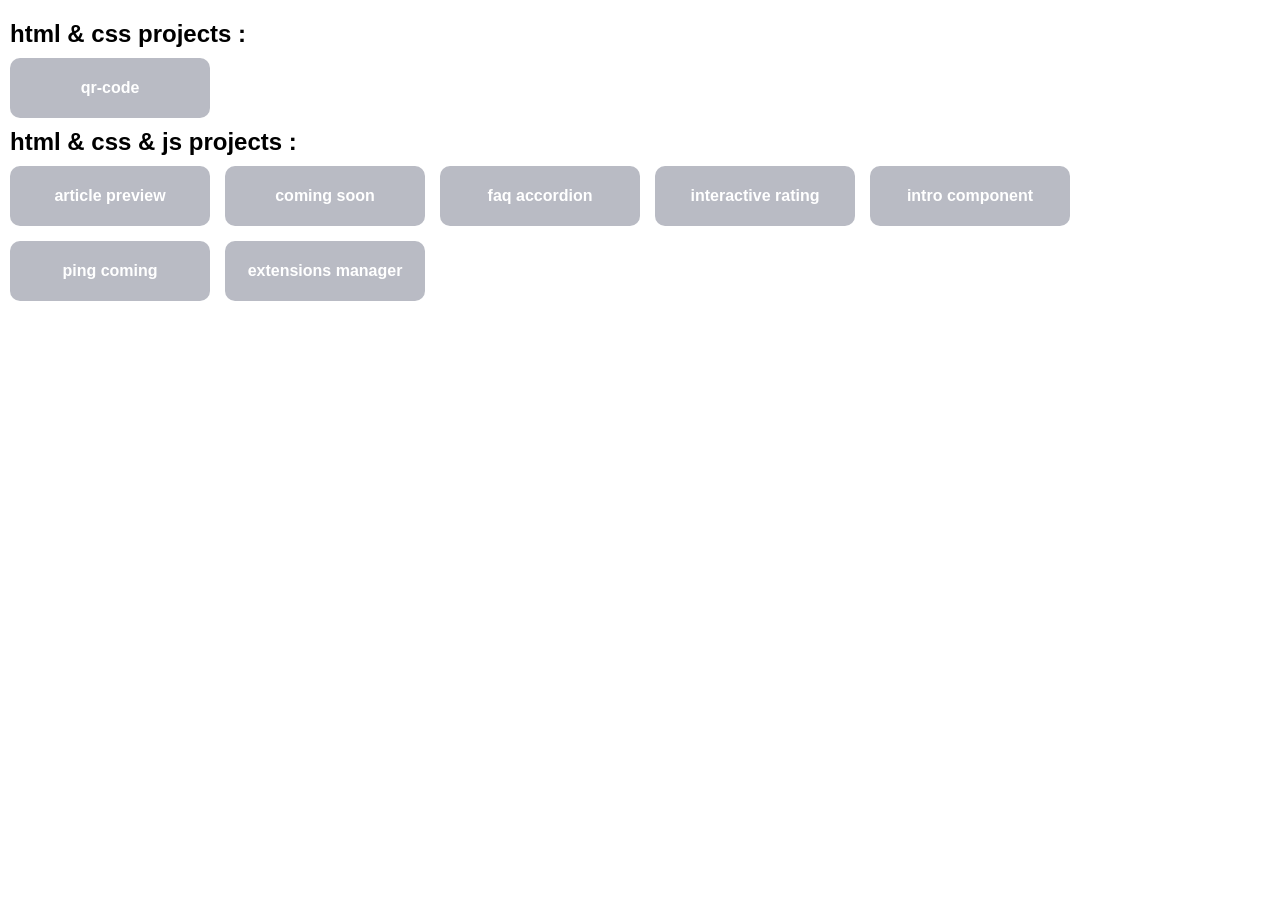
<file: index.html>
<!DOCTYPE html>
<html lang="en">
<head>
    <meta charset="UTF-8">
    <meta name="viewport" content="width=device-width, initial-scale=1.0">
    <title>Front-end mentor</title>
    <link rel="stylesheet" href="./style/main.css">
</head>
<body>
    <div class="container">
        <div class="box">
            <h2>html & css projects :</h2>
            <ul>
                <li><a href="./html & css/qr-code/index.html">qr-code</a></li>
            </ul>
        </div>
        <div class="box">
            <h2>html & css & js projects :</h2>
            <ul>
                <li><a href="./html & css & js/article-preview-component-master/index.html">article preview</a></li>
                <li><a href="./html & css & js/base-apparel-coming-soon-master/index.html">coming soon</a></li>
                <li><a href="./html & css & js/faq-accordion-main/index.html">faq accordion</a></li>
                <li><a href="./html & css & js/interactive-rating-component-main/index.html">interactive rating</a></li>
                <li><a href="./html & css & js/intro-component-with-signup-form-master/index.html">intro component</a></li>
                <li><a href="./html & css & js/ping-coming-soon-page-master/index.html">ping coming</a></li>
                <li><a href="./html & css & js/browser-extensions-manager-ui-main/index.html">extensions manager</a></li>
            </ul>
        </div>
    </div>



</body>
</html>
</file>
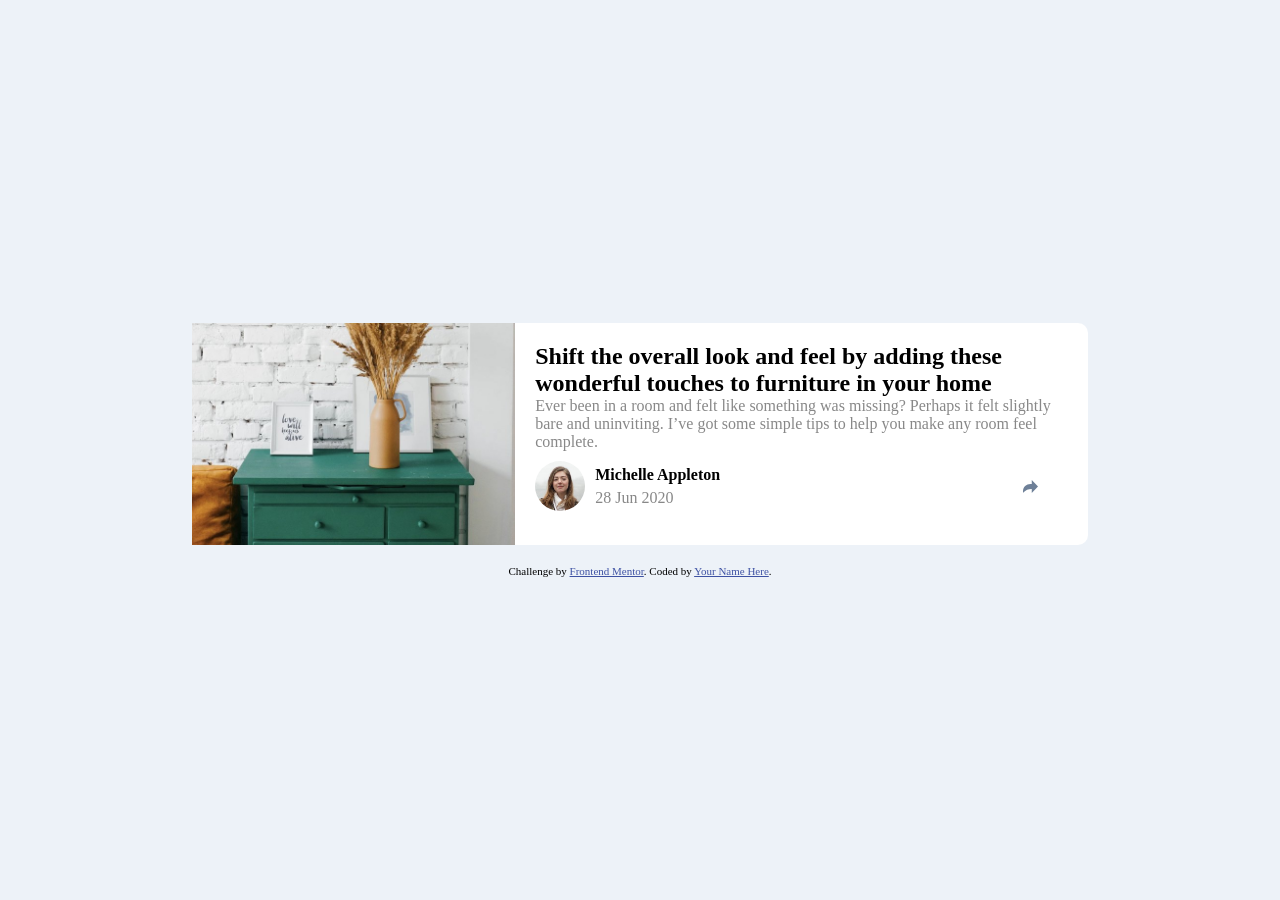
<file: html & css & js/article-preview-component-master/index.html>
<!DOCTYPE html>
<html lang="en">
<head>
  <meta charset="UTF-8">
  <meta name="viewport" content="width=device-width, initial-scale=1.0"> <!-- displays site properly based on user's device -->

  <link rel="icon" type="image/png" sizes="32x32" href="./images/favicon-32x32.png">
  
  <title>Frontend Mentor | Article preview component</title>

  <!-- Feel free to remove these styles or customise in your own stylesheet 👍 -->
   <link rel="stylesheet" href="css/main.css">
  <style>
    .attribution { font-size: 11px; text-align: center; }
    .attribution a { color: hsl(228, 45%, 44%); }
  </style>
</head>
<body>

  <div class="content">
    <div class="image">
      <img src="images/drawers.jpg" alt="#">
    </div>
    <div class="info">
      <h2>Shift the overall look and feel by adding these wonderful 
          touches to furniture in your home</h2>
      <p>Ever been in a room and felt like something was missing? Perhaps 
        it felt slightly bare and uninviting. I’ve got some simple tips 
        to help you make any room feel complete.</p>
      <div class="data">
        <div class="avatar">
          <img src="./images/avatar-michelle.jpg" alt="#">
          <div class="avatar-info">
            <h4>Michelle Appleton</h4>
            <p>28 Jun 2020</p>
          </div>
        </div>
        <svg xmlns="http://www.w3.org/2000/svg" width="15" height="13">
          <path fill="#6E8098" d="M15 6.495L8.766.014V3.88H7.441C3.33 3.88 0 7.039 0 10.936v2.049l.589-.612C2.59 10.294 5.422 9.11 8.39 9.11h.375v3.867L15 6.495z"/>
        </svg>
        <div class="hidden-menu">
          <p>Share</p>
          <a href="">
            <svg xmlns="http://www.w3.org/2000/svg" width="20" height="20">
              <path fill="#FFF" d="M18.896 0H1.104C.494 0 0 .494 0 1.104v17.793C0 19.506.494 20 1.104 20h9.58v-7.745H8.076V9.237h2.606V7.01c0-2.583 1.578-3.99 3.883-3.99 1.104 0 2.052.082 2.329.119v2.7h-1.598c-1.254 0-1.496.597-1.496 1.47v1.928h2.989l-.39 3.018h-2.6V20h5.098c.608 0 1.102-.494 1.102-1.104V1.104C20 .494 19.506 0 18.896 0z"/>
            </svg>
          </a>
          <a href="">
            <svg xmlns="http://www.w3.org/2000/svg" width="20" height="17">
              <path fill="#FFF" d="M20 2.172a8.192 8.192 0 01-2.357.646 4.11 4.11 0 001.804-2.27 8.22 8.22 0 01-2.605.996A4.096 4.096 0 0013.847.248c-2.65 0-4.596 2.472-3.998 5.037A11.648 11.648 0 011.392 1a4.109 4.109 0 001.27 5.478 4.086 4.086 0 01-1.858-.513c-.045 1.9 1.318 3.679 3.291 4.075a4.113 4.113 0 01-1.853.07 4.106 4.106 0 003.833 2.849A8.25 8.25 0 010 14.658a11.616 11.616 0 006.29 1.843c7.618 0 11.922-6.434 11.663-12.205A8.354 8.354 0 0020 2.172z"/>
            </svg>
          </a>
          <a href="">
            <svg xmlns="http://www.w3.org/2000/svg" width="20" height="20">
              <path fill="#FFF" d="M10 0C4.478 0 0 4.477 0 10c0 4.237 2.636 7.855 6.356 9.312-.088-.791-.167-2.005.035-2.868.182-.78 1.172-4.97 1.172-4.97s-.299-.6-.299-1.486c0-1.39.806-2.428 1.81-2.428.852 0 1.264.64 1.264 1.408 0 .858-.545 2.14-.828 3.33-.236.995.5 1.807 1.48 1.807 1.778 0 3.144-1.874 3.144-4.58 0-2.393-1.72-4.068-4.177-4.068-2.845 0-4.515 2.135-4.515 4.34 0 .859.331 1.781.745 2.281a.3.3 0 01.069.288l-.278 1.133c-.044.183-.145.223-.335.134-1.249-.581-2.03-2.407-2.03-3.874 0-3.154 2.292-6.052 6.608-6.052 3.469 0 6.165 2.473 6.165 5.776 0 3.447-2.173 6.22-5.19 6.22-1.013 0-1.965-.525-2.291-1.148l-.623 2.378c-.226.869-.835 1.958-1.244 2.621.937.29 1.931.446 2.962.446 5.522 0 10-4.477 10-10S15.522 0 10 0z"/>
            </svg>
          </a>
        </div>
      </div>
    </div>
  </div>

  

  
  
  <div class="attribution">
    Challenge by <a href="https://www.frontendmentor.io?ref=challenge" target="_blank">Frontend Mentor</a>. 
    Coded by <a href="#">Your Name Here</a>.
  </div>
  <script src="./js/action.js"></script>
</body>
</html>
</file>
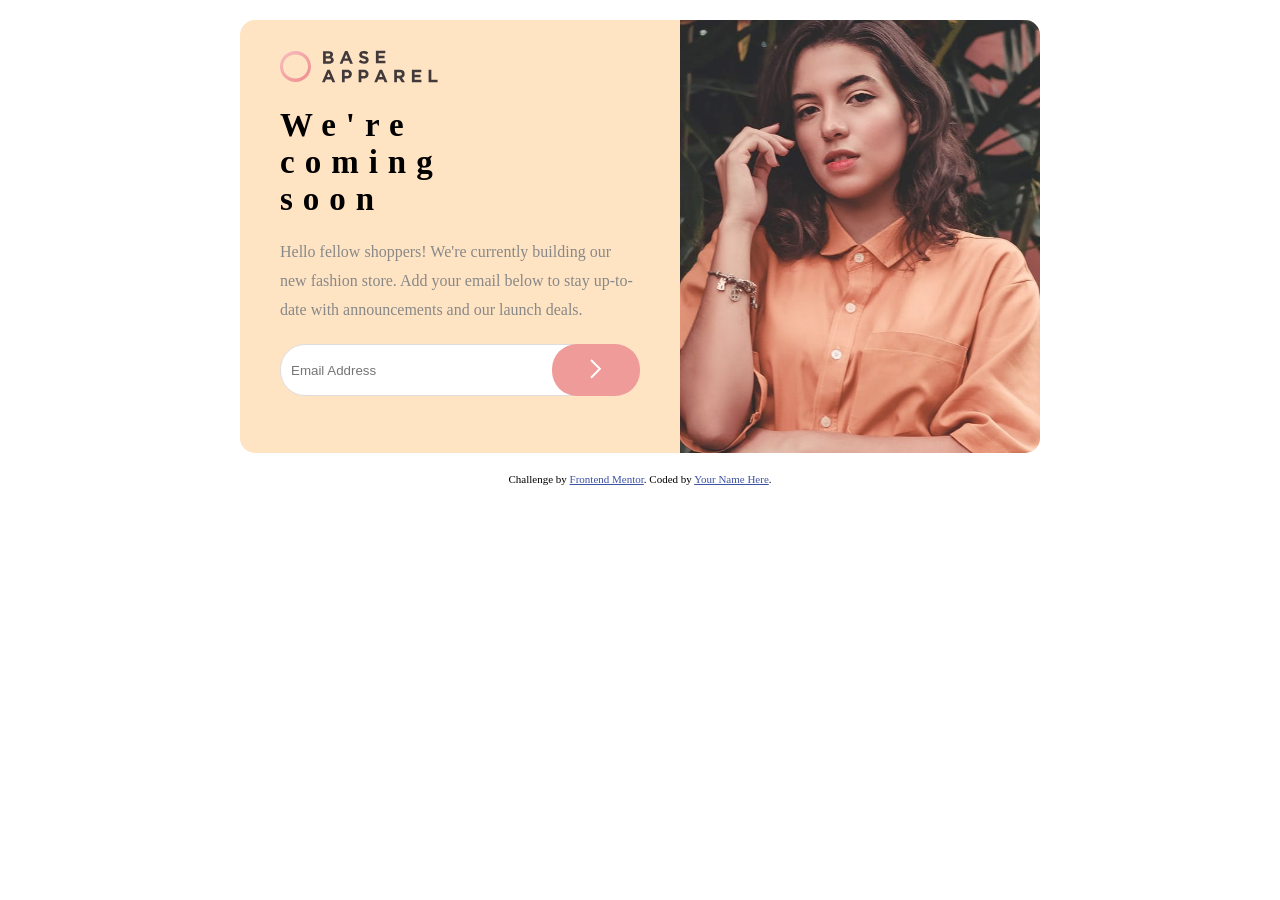
<file: html & css & js/base-apparel-coming-soon-master/index.html>
<!DOCTYPE html>
<html lang="en">
<head>
  <meta charset="UTF-8">
  <meta name="viewport" content="width=device-width, initial-scale=1.0"> <!-- displays site properly based on user's device -->

  <link rel="icon" type="image/png" sizes="32x32" href="./images/favicon-32x32.png">
  
  <title>Frontend Mentor | Base Apparel coming soon page</title>
  <link rel="stylesheet" href="./css/main.css">
  <!-- Feel free to remove these styles or customise in your own stylesheet 👍 -->
  <style>
    .attribution { font-size: 11px; text-align: center; }
    .attribution a { color: hsl(228, 45%, 44%); }
  </style>
</head>
<body>


  <div class="content">
    <div class="part1">
      <div class="p1">
        <img src="./images/logo.svg" alt="">
      </div>
      <div class="p2">
        <p>We're <br>coming <br>soon</p>
      </div>
      <div class="p3">
        <p>Hello fellow shoppers! We're currently building our new fashion store. 
          Add your email below to stay up-to-date with announcements and our launch deals.</p>
      </div>
      <form class="p4">
        <input type="text" placeholder="Email Address">
        <button>
          <svg xmlns="http://www.w3.org/2000/svg" width="12" height="20">
            <path fill="none" stroke="#FFF" stroke-width="2" d="M1 1l8.836 8.836L1 18.671"/>
          </svg>
        </button>
        <svg xmlns="http://www.w3.org/2000/svg" width="24" height="24">
          <g fill="none" fill-rule="evenodd"><circle cx="12" cy="12" r="12" fill="#F96464"/><path fill="#FFF" fill-rule="nonzero" d="M13.256 6v9.056h-2V6h2zm-.944 12.464c-.384 0-.699-.104-.944-.312a1.027 1.027 0 0 1-.368-.824c0-.33.125-.608.376-.832.25-.224.563-.336.936-.336.373 0 .68.112.92.336.24.224.36.501.36.832 0 .341-.117.616-.352.824-.235.208-.544.312-.928.312z"/></g>
        </svg>
        <p class="err_message">please provide availd email</p>
      </form>
      </div>
      <div class="part2">
        <img src="./images/hero-desktop.jpg" alt="#">
      </div>
  </div>
  
  
  <footer>
    <p class="attribution">
      Challenge by <a href="https://www.frontendmentor.io?ref=challenge" target="_blank">Frontend Mentor</a>. 
      Coded by <a href="#">Your Name Here</a>.
    </p>
  </footer>
  <script src="./js/action.js"></script>
</body>
</html>
</file>
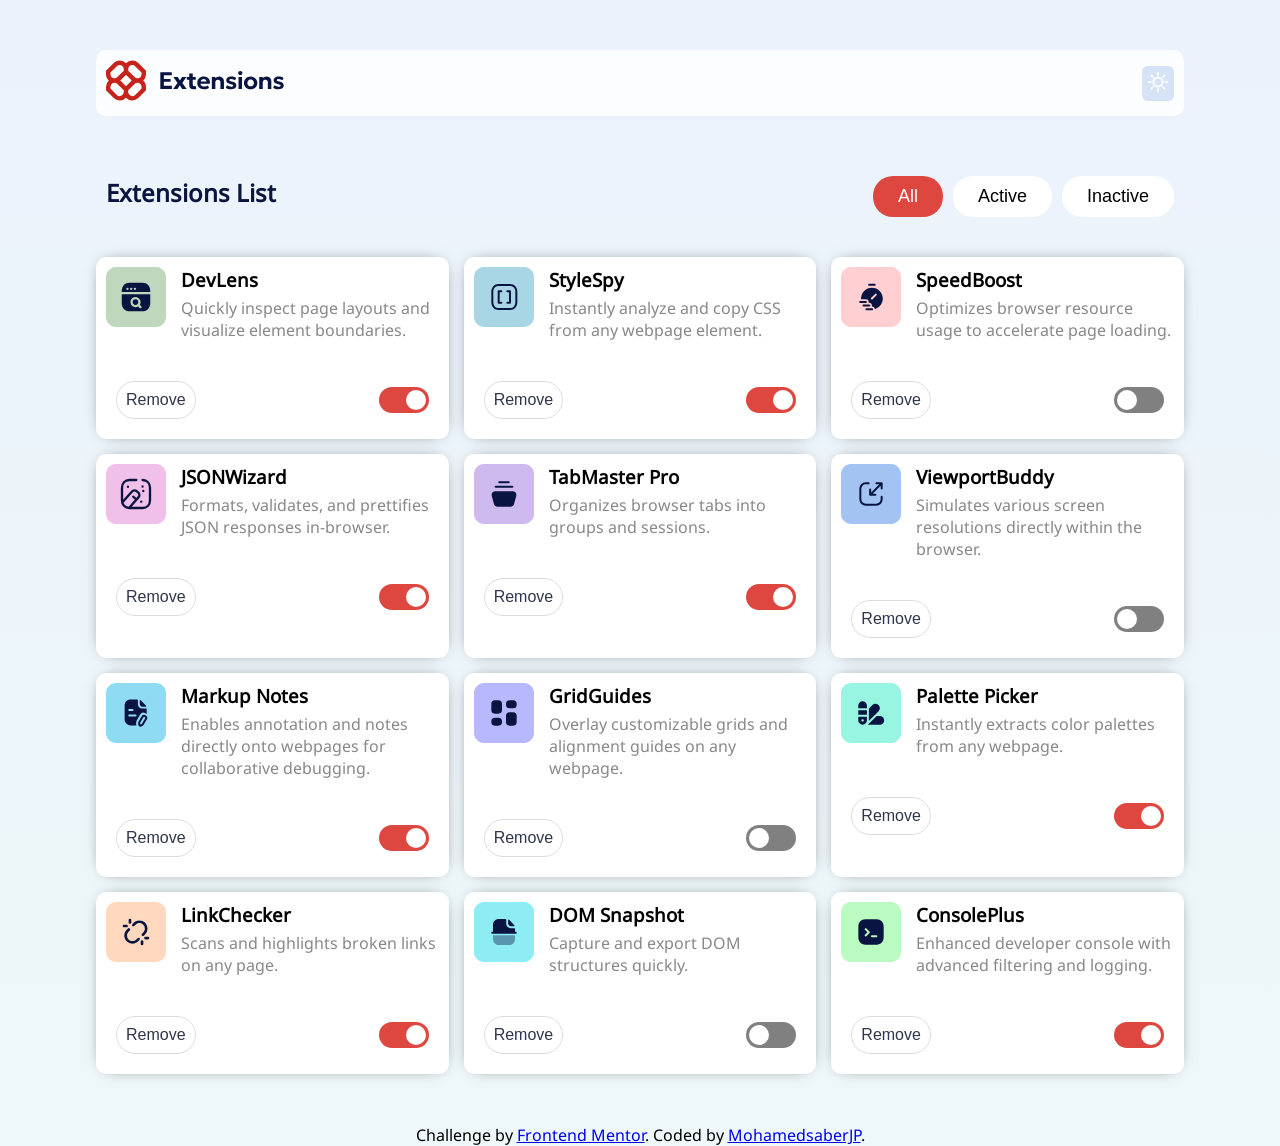
<file: html & css & js/browser-extensions-manager-ui-main/index.html>
<!DOCTYPE html>
<html lang="en">
<head>
  <meta charset="UTF-8">
  <meta name="viewport" content="width=device-width, initial-scale=1.0"> <!-- displays site properly based on user's device -->

  <link rel="icon" type="image/png" sizes="32x32" href="./assets/images/favicon-32x32.png">
  <link rel="stylesheet" href="./css/main.css">
  <title>Frontend Mentor | Browser extensions manager UI</title>
  <link rel="stylesheet" href="./css/main.css">
</head>
<body>
  <div class="container">
      <header>
        <div class="logo">
          <img src="./assets/images/logo.svg" alt="logo">
        </div>

        <div class="theme">
          <button>
            <svg xmlns="http://www.w3.org/2000/svg" width="22" height="22" fill="none" viewBox="0 0 22 22"><g clip-path="url(#a)"><path stroke="#FBFDFE" stroke-linecap="round" stroke-linejoin="round" stroke-width="1.98" d="M11 1.833v1.834m0 14.666v1.834M3.667 11H1.833m3.955-5.212L4.492 4.492m11.72 1.296 1.297-1.296M5.788 16.215l-1.296 1.296m11.72-1.296 1.297 1.296M20.167 11h-1.834m-2.75 0a4.583 4.583 0 1 1-9.167 0 4.583 4.583 0 0 1 9.167 0Z"/></g><defs><clipPath id="a">
              <path fill="#fff" d="M0 0h22v22H0z"/></clipPath></defs>
            </svg>
          </button>
        </div>
      </header>

      <nav>
        <h1>Extensions List</h1>
        <div class="links">
          <button class="active">All</button>
          <button>Active</button>
          <button>Inactive</button>
        </div>
      </nav>

      <div class="root">
      </div>
      
      <footer class="attribution">
        Challenge by <a href="https://www.frontendmentor.io?ref=challenge">Frontend Mentor</a>. 
        Coded by <a href="#">MohamedsaberJP</a>.
      </footer>
  </div>

  <script src="./js/action.js"></script>
</body>
</html>
</file>
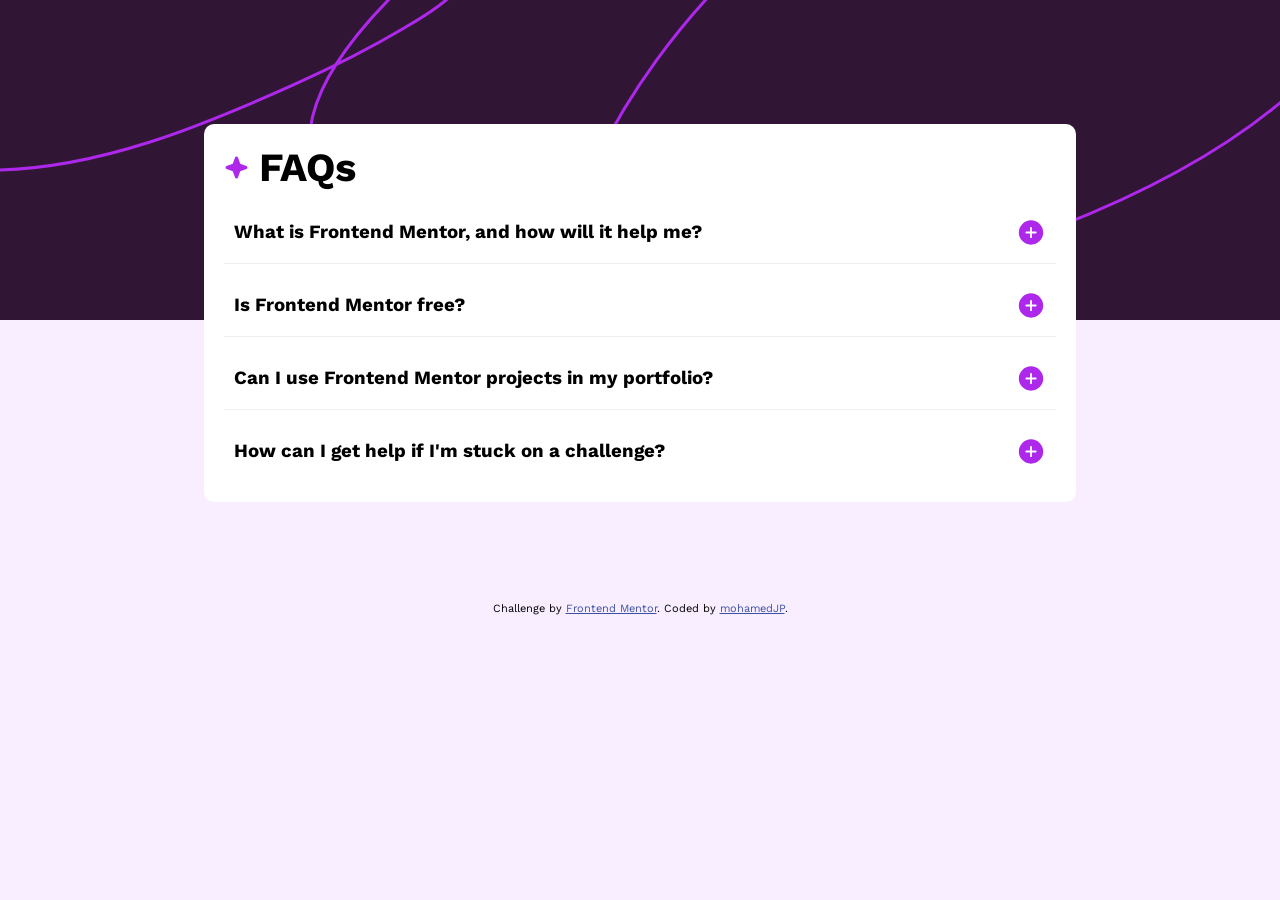
<file: html & css & js/faq-accordion-main/index.html>
<!DOCTYPE html>
<html lang="en">
<head>
  <meta charset="UTF-8">
  <meta name="viewport" content="width=device-width, initial-scale=1.0"> <!-- displays site properly based on user's device -->

  <!-- <link rel="icon" type="image/png" sizes="32x32" href="./assets/images/favicon-32x32.png"> -->
  <link rel="stylesheet" href="css/main.css">
  <title>Frontend Mentor | FAQ accordion</title>

  <!-- Feel free to remove these styles or customise in your own stylesheet 👍 -->
  <style>
    .attribution { font-size: 11px; text-align: center; }
    .attribution a { color: hsl(228, 45%, 44%); }
  </style>
</head>
<body>
  <svg xmlns="http://www.w3.org/2000/svg" width="100%" height="320" fill="none" viewBox="0 0 100% 320"><g clip-path="url(#a)"><path fill="#301534" d="M0 0h1440v320H0z"/><path stroke="#AD28EB" stroke-linecap="round" stroke-width="3" d="M-676-182C-454-10-396.863 71.888-197.5 143.5-99 178.882-36.919 170.726-4.751 170.108c104.487-2.01 204.609-43.237 298.633-85.495 38.354-17.238 75.882-36.189 112.063-57.63 23.903-14.165 58.87-33.913 64.721-64.42 2.32-12.102-16.369-12.24-23.771-9.789-13.511 4.474-25.95 16.544-36.056 25.669-19.131 17.273-37.062 35.948-53.235 56.031-33.728 41.883-68.034 100.247-34.158 152.014 17.287 26.415 43.94 45.693 72.112 59.127 56.182 26.791 119.205 38.742 180.778 44.146 164.438 14.432 328.964-3.461 483.004-63.622 79.76-31.148 158.55-70.539 224.23-126.245 48.56-41.186 102.8-96.548 110.66-162.9 10.93-92.187-94.04-136.062-169.29-148.418-61.41-10.084-123.75-4.164-184.07 9.588-78.262 17.84-149.006 47.67-214.241 94.384-130.002 93.093-234.95 228.413-272.466 385.827-15.64 65.625-16.648 138.21 5.493 202.551 21.452 62.338 69.196 110.576 124.048 144.923 65.117 40.774 137.161 62.14 212.839 73.21 100.474 14.696 202.817 12.233 303.027-2.997 176.17-26.772 352.73-88.431 505.18-181.077 103.22-62.725 199.3-134.15 280.06-224.425 17.7-19.793 31.81-40.875 43.74-64.521C2172.11-58.5 2095.5-145.528 2095.5-151"/></g><defs><clipPath id="a">
    <path fill="#fff" d="M0 0h1440v320H0z"/></clipPath></defs>
  </svg>
  <div class="content">

    <div class="title">
      <svg xmlns="http://www.w3.org/2000/svg" width="40" height="41" fill="none" viewBox="0 0 40 41">
        <path fill="#AD28EB" d="M37.5 20.5a2.467 2.467 0 0 1-1.64 2.344l-9.913 3.604-3.603 9.911a2.5 2.5 0 0 1-4.688 0l-3.604-9.922-9.911-3.593a2.5 2.5 0 0 1 0-4.688l9.921-3.604 3.594-9.911a2.5 2.5 0 0 1 4.688 0l3.604 9.921 9.911 3.594A2.467 2.467 0 0 1 37.5 20.5Z"/>
      </svg>
      <h1> FAQs</h1>
    </div>

    <div class="box">
      <div class="status">
        <h3>What is Frontend Mentor, and how will it help me?</h3>
        <svg class="plus" xmlns="http://www.w3.org/2000/svg" width="30" height="31" fill="none" viewBox="0 0 30 31">
          <path fill="#AD28EB" d="M15 3.313A12.187 12.187 0 1 0 27.188 15.5 12.203 12.203 0 0 0 15 3.312Zm4.688 13.124h-3.75v3.75a.938.938 0 0 1-1.876 0v-3.75h-3.75a.938.938 0 0 1 0-1.875h3.75v-3.75a.938.938 0 0 1 1.876 0v3.75h3.75a.938.938 0 0 1 0 1.876Z"/>
        </svg>
        <svg class="minus" xmlns="http://www.w3.org/2000/svg" width="30" height="31" fill="none" viewBox="0 0 30 31">
          <path fill="#301534" d="M15 3.313A12.187 12.187 0 1 0 27.188 15.5 12.2 12.2 0 0 0 15 3.312Zm4.688 13.124h-9.375a.938.938 0 0 1 0-1.875h9.374a.938.938 0 0 1 0 1.876Z"/>
        </svg>
      </div>
      <p>Frontend Mentor offers realistic coding challenges to help developers improve their 
      frontend coding skills with projects in HTML, CSS, and JavaScript. It's suitable for 
      all levels and ideal for portfolio building.</p>
    </div>

    <div class="box">
      <div class="status">
        <h3>Is Frontend Mentor free?</h3>
        <svg class="plus" xmlns="http://www.w3.org/2000/svg" width="30" height="31" fill="none" viewBox="0 0 30 31">
          <path fill="#AD28EB" d="M15 3.313A12.187 12.187 0 1 0 27.188 15.5 12.203 12.203 0 0 0 15 3.312Zm4.688 13.124h-3.75v3.75a.938.938 0 0 1-1.876 0v-3.75h-3.75a.938.938 0 0 1 0-1.875h3.75v-3.75a.938.938 0 0 1 1.876 0v3.75h3.75a.938.938 0 0 1 0 1.876Z"/>
        </svg>
        <svg class="minus" xmlns="http://www.w3.org/2000/svg" width="30" height="31" fill="none" viewBox="0 0 30 31">
          <path fill="#301534" d="M15 3.313A12.187 12.187 0 1 0 27.188 15.5 12.2 12.2 0 0 0 15 3.312Zm4.688 13.124h-9.375a.938.938 0 0 1 0-1.875h9.374a.938.938 0 0 1 0 1.876Z"/>
        </svg>
      </div>
      <p>Yes, Frontend Mentor offers both free and premium coding challenges, with the free 
      option providing access to a range of projects suitable for all skill levels.</p>
    </div>

    <div class="box">
      <div class="status">
        <h3>Can I use Frontend Mentor projects in my portfolio?</h3>
        <svg class="plus" xmlns="http://www.w3.org/2000/svg" width="30" height="31" fill="none" viewBox="0 0 30 31">
          <path fill="#AD28EB" d="M15 3.313A12.187 12.187 0 1 0 27.188 15.5 12.203 12.203 0 0 0 15 3.312Zm4.688 13.124h-3.75v3.75a.938.938 0 0 1-1.876 0v-3.75h-3.75a.938.938 0 0 1 0-1.875h3.75v-3.75a.938.938 0 0 1 1.876 0v3.75h3.75a.938.938 0 0 1 0 1.876Z"/>
        </svg>
        <svg class="minus" xmlns="http://www.w3.org/2000/svg" width="30" height="31" fill="none" viewBox="0 0 30 31">
          <path fill="#301534" d="M15 3.313A12.187 12.187 0 1 0 27.188 15.5 12.2 12.2 0 0 0 15 3.312Zm4.688 13.124h-9.375a.938.938 0 0 1 0-1.875h9.374a.938.938 0 0 1 0 1.876Z"/>
        </svg>
      </div>
      <p>Yes, you can use projects completed on Frontend Mentor in your portfolio. It's an excellent
      way to showcase your skills to potential employers!</p>
    </div>

    <div class="box">
      <div class="status">
        <h3>How can I get help if I'm stuck on a challenge?</h3>
        <svg class="plus" xmlns="http://www.w3.org/2000/svg" width="30" height="31" fill="none" viewBox="0 0 30 31">
          <path fill="#AD28EB" d="M15 3.313A12.187 12.187 0 1 0 27.188 15.5 12.203 12.203 0 0 0 15 3.312Zm4.688 13.124h-3.75v3.75a.938.938 0 0 1-1.876 0v-3.75h-3.75a.938.938 0 0 1 0-1.875h3.75v-3.75a.938.938 0 0 1 1.876 0v3.75h3.75a.938.938 0 0 1 0 1.876Z"/>
        </svg>
        <svg class="minus" xmlns="http://www.w3.org/2000/svg" width="30" height="31" fill="none" viewBox="0 0 30 31">
          <path fill="#301534" d="M15 3.313A12.187 12.187 0 1 0 27.188 15.5 12.2 12.2 0 0 0 15 3.312Zm4.688 13.124h-9.375a.938.938 0 0 1 0-1.875h9.374a.938.938 0 0 1 0 1.876Z"/>
        </svg>
      </div>
      <p>The best place to get help is inside Frontend Mentor's Discord community. There's a help 
      channel where you can ask questions and seek support from other community members.</p>
    </div>
  </div>

  
  <div class="attribution">
    Challenge by <a href="https://www.frontendmentor.io?ref=challenge" target="_blank">Frontend Mentor</a>. 
    Coded by <a href="#">mohamedJP</a>.
  </div>

  <script src="./js/action.js"></script>
</body>
</html>
</file>
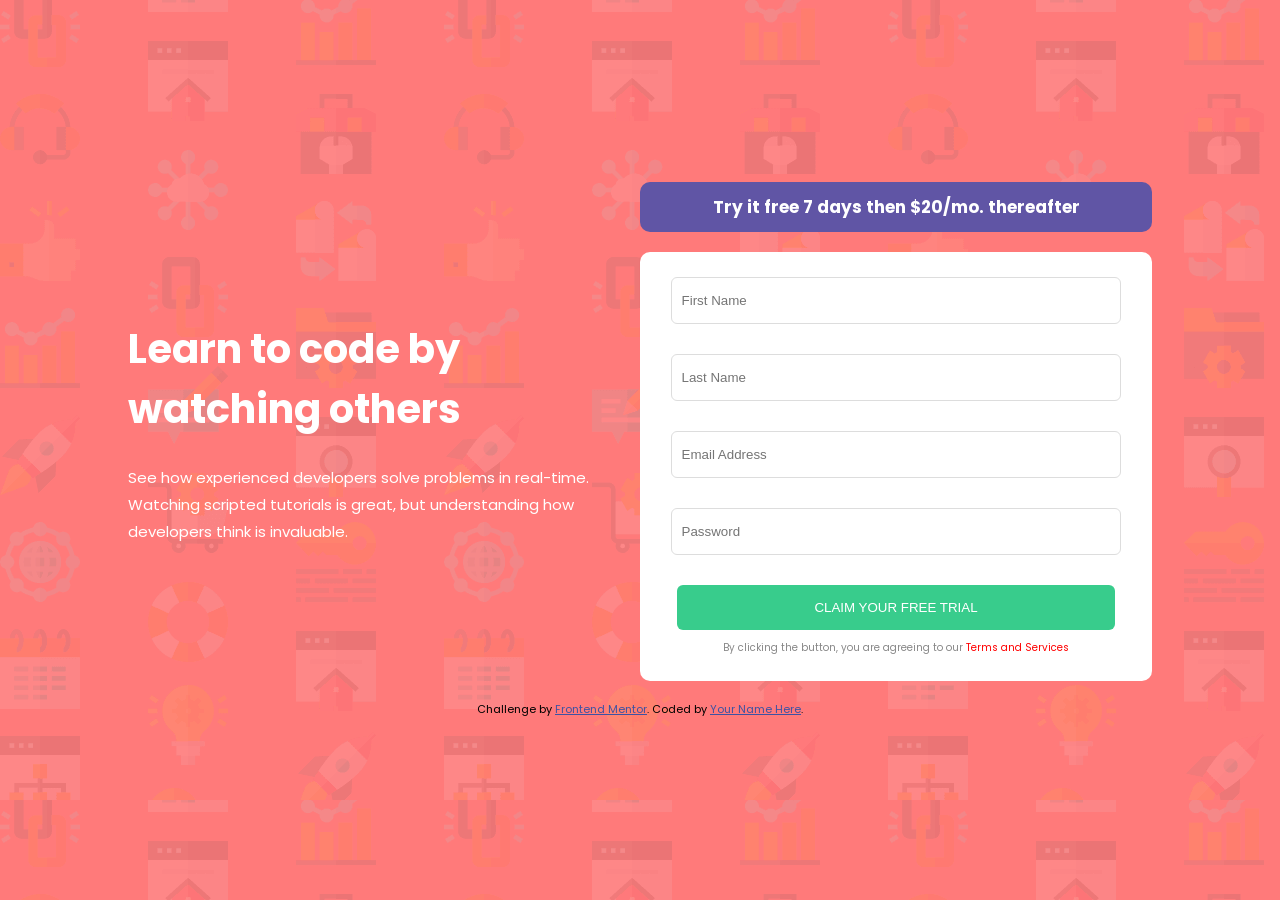
<file: html & css & js/intro-component-with-signup-form-master/index.html>
<!DOCTYPE html>
<html lang="en">
<head>
  <meta charset="UTF-8">
  <meta name="viewport" content="width=device-width, initial-scale=1.0"> <!-- displays site properly based on user's device -->

  <link rel="icon" type="image/png" sizes="32x32" href="./images/favicon-32x32.png">
  
  <title>Frontend Mentor | Intro component with sign up form</title>
  <link rel="stylesheet" href="./css/main.css">
  <!-- Feel free to remove these styles or customise in your own stylesheet 👍 -->
  <style>
    .attribution { font-size: 11px; text-align: center; }
    .attribution a { color: hsl(228, 45%, 44%); }
  </style>
  <link rel="preconnect" href="https://fonts.googleapis.com">
  <link rel="preconnect" href="https://fonts.gstatic.com" crossorigin>
  <link href="https://fonts.googleapis.com/css2?family=Poppins:ital,wght@0,100;0,200;0,300;0,400;0,500;0,600;0,700;0,800;0,900;1,100;1,200;1,300;1,400;1,500;1,600;1,700;1,800;1,900&display=swap" rel="stylesheet">
</head>
<body>

  <div class="cont">
    <div class="part1">
      <h1>Learn to code by watching others</h1>
      <p>See how experienced developers solve problems in real-time. Watching scripted tutorials is great, 
        but understanding how developers think is invaluable. </p>
    </div>
    <div class="part2">
      <div class="discount"><span>Try it free 7 days </span>&nbsp;then $20/mo. thereafter</div>
      <form action="#">
        
        <label for="#fname">
          <svg xmlns="http://www.w3.org/2000/svg" width="24" height="24">
            <g fill="none" fill-rule="evenodd"><circle fill="#FF7979" cx="12" cy="12" r="12"/><rect fill="#FFF" x="11" y="6" width="2" height="9" rx="1"/><rect fill="#FFF" x="11" y="17" width="2" height="2" rx="1"/></g>
          </svg>
          <p>first name can't be empty</p>
        </label>
        <input type="text" name="" id="fname" placeholder="First Name">
        
        <label for="#lname">
          <svg xmlns="http://www.w3.org/2000/svg" width="24" height="24">
            <g fill="none" fill-rule="evenodd"><circle fill="#FF7979" cx="12" cy="12" r="12"/><rect fill="#FFF" x="11" y="6" width="2" height="9" rx="1"/><rect fill="#FFF" x="11" y="17" width="2" height="2" rx="1"/></g>
          </svg>
          <p>last name can't be empty</p>
        </label>
        <input type="text" name="" id="lname" placeholder="Last Name">
        
        <label for="mail">
          <svg xmlns="http://www.w3.org/2000/svg" width="24" height="24">
            <g fill="none" fill-rule="evenodd"><circle fill="#FF7979" cx="12" cy="12" r="12"/><rect fill="#FFF" x="11" y="6" width="2" height="9" rx="1"/><rect fill="#FFF" x="11" y="17" width="2" height="2" rx="1"/></g>
          </svg>
          <p>looks like this is not an email</p>
        </label>
        <input type="email" name="" id="mail" placeholder="Email Address">

        <label for="#pass">
          <svg xmlns="http://www.w3.org/2000/svg" width="24" height="24">
            <g fill="none" fill-rule="evenodd"><circle fill="#FF7979" cx="12" cy="12" r="12"/><rect fill="#FFF" x="11" y="6" width="2" height="9" rx="1"/><rect fill="#FFF" x="11" y="17" width="2" height="2" rx="1"/></g>
          </svg>
          <p>password can't be empty</p>
        </label>
        <input type="password" name="" id="pass" placeholder="Password">
        
        <button>Claim your free trial</button>
        <p>By clicking the button, you are agreeing to our <span>Terms and Services</span></p>
      </form>
    </div>
  </div>


  <footer>
    <p class="attribution">
      Challenge by <a href="https://www.frontendmentor.io?ref=challenge" target="_blank">Frontend Mentor</a>. 
      Coded by <a href="#">Your Name Here</a>.
    </p>
  </footer>
  <script src="./js/action.js"></script>
</body>
</html>
</file>
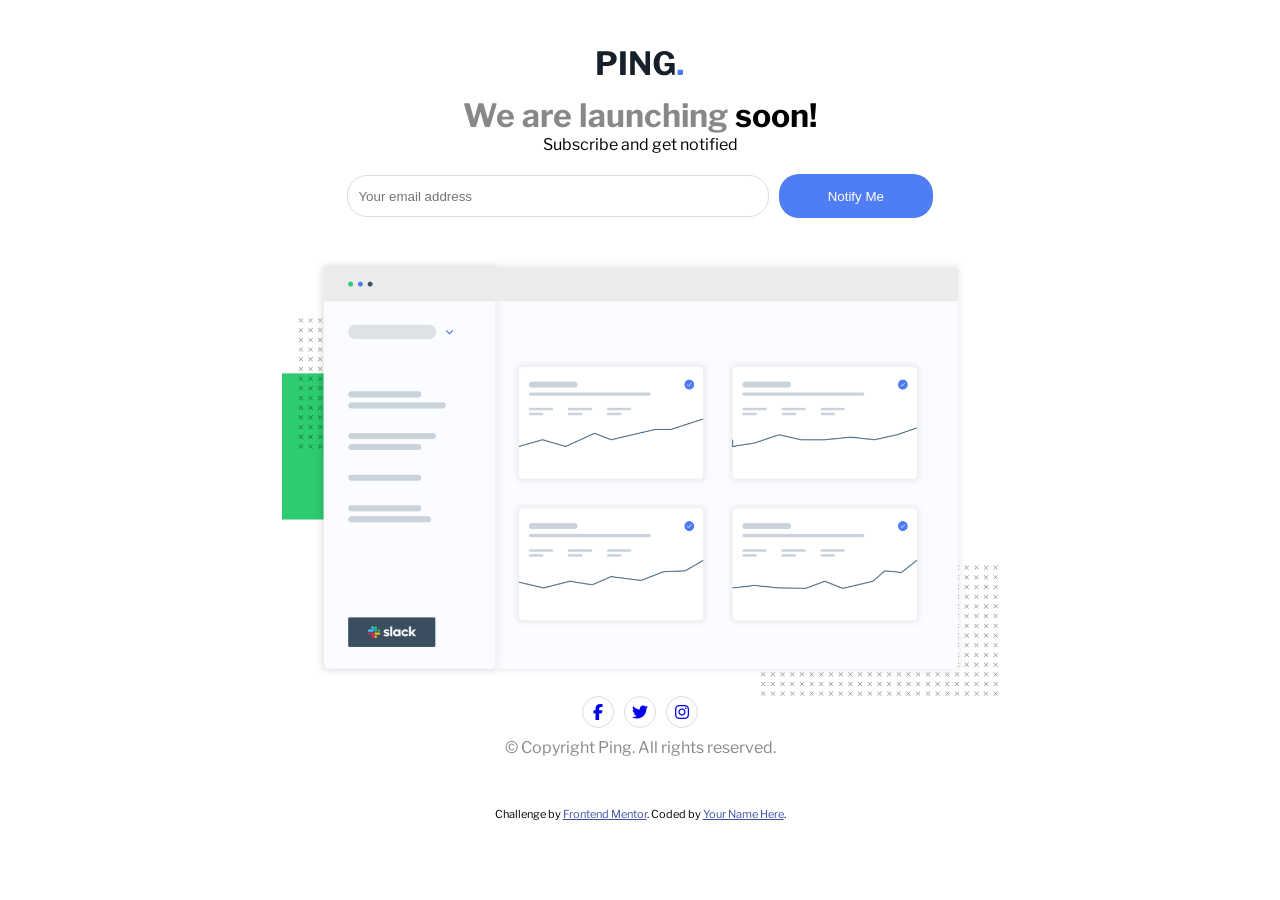
<file: html & css & js/ping-coming-soon-page-master/index.html>
<!DOCTYPE html>
<html lang="en">
<head>
  <meta charset="UTF-8">
  <meta name="viewport" content="width=device-width, initial-scale=1.0"> <!-- displays site properly based on user's device -->

  <link rel="icon" type="image/png" sizes="32x32" href="./images/favicon-32x32.png">
  
  <title>Frontend Mentor | Ping coming soon page</title>
  <link rel="stylesheet" href="./css/main.css">
  <link rel="stylesheet" href="./css/all.min.css">
  <!-- Feel free to remove these styles or customise in your own stylesheet 👍 -->
  <style>
    .attribution { font-size: 11px; text-align: center; }
    .attribution a { color: hsl(228, 45%, 44%); }
  </style>
  <link rel="preconnect" href="https://fonts.googleapis.com">
  <link rel="preconnect" href="https://fonts.gstatic.com" crossorigin>
  <link href="https://fonts.googleapis.com/css2?family=Libre+Franklin:ital,wght@0,100..900;1,100..900&display=swap" rel="stylesheet">
</head>
<body>
  <div class="content">
    <svg xmlns="http://www.w3.org/2000/svg" width="86" height="26">
      <g fill="none"><path fill="#15202A" d="M5.008 25c.555 0 .832-.245.832-.736v-8c0-.235.117-.352.352-.352h4.8c2.603 0 4.699-.635 6.288-1.904 1.59-1.27 2.384-3.056 2.384-5.36 0-1.621-.41-2.987-1.232-4.096-.821-1.11-1.93-1.936-3.328-2.48-1.397-.544-2.981-.816-4.752-.816h-9.6c-.341 0-.512.203-.512.608V24.36c0 .213.048.373.144.48.096.107.272.16.528.16h4.096zm5.216-13.088H6.288c-.17 0-.288-.048-.352-.144-.064-.096-.096-.25-.096-.464V5.832c0-.213.048-.363.144-.448.096-.085.25-.128.464-.128H10c1.195 0 2.144.277 2.848.832.704.555 1.056 1.376 1.056 2.464 0 1.045-.33 1.867-.992 2.464-.661.597-1.557.896-2.688.896zM27.856 25c.32 0 .544-.059.672-.176.128-.117.192-.315.192-.592v-22.4c0-.384-.17-.576-.512-.576h-4.576c-.341 0-.512.203-.512.608v22.464c0 .235.053.405.16.512.107.107.288.16.544.16h4.032zm9.312 0c.235 0 .4-.037.496-.112.096-.075.144-.197.144-.368V10.344c0-.107.037-.17.112-.192.075-.021.155.021.24.128l10.208 14.336c.128.17.245.277.352.32.107.043.256.064.448.064H52.4a.66.66 0 00.432-.144.455.455 0 00.176-.368V1.736c0-.32-.139-.48-.416-.48H49.04c-.384 0-.576.192-.576.576v13.216c0 .235-.053.352-.16.352-.085 0-.192-.085-.32-.256L38.576 1.736c-.15-.213-.277-.347-.384-.4-.107-.053-.288-.08-.544-.08h-3.872c-.384 0-.576.203-.576.608v22.592c0 .363.213.544.64.544h3.328zm30.176.32c1.664 0 3.013-.288 4.048-.864a9.158 9.158 0 002.672-2.24c.15-.17.256-.181.32-.032l.928 2.304c.192.341.47.512.832.512h1.024c.15 0 .267-.043.352-.128a.476.476 0 00.128-.352V13.736a.703.703 0 00-.24-.56c-.16-.139-.39-.208-.688-.208l-8.544-.032c-.341 0-.512.15-.512.448v2.4c0 .192.043.33.128.416.085.085.213.128.384.128h3.872c.235 0 .352.096.352.288 0 .085-.01.15-.032.192l-.064.928c-.235 1.045-.736 1.915-1.504 2.608-.768.693-1.792 1.04-3.072 1.04-1.685 0-2.976-.65-3.872-1.952-.896-1.301-1.344-3.435-1.344-6.4 0-2.837.427-4.907 1.28-6.208.853-1.301 2.101-1.952 3.744-1.952 1.259 0 2.283.363 3.072 1.088.79.725 1.29 1.643 1.504 2.752.043.192.096.325.16.4.064.075.181.112.352.112l4.224-.64c.277-.021.416-.15.416-.384 0-.192-.021-.352-.064-.48-.213-1.173-.752-2.277-1.616-3.312-.864-1.035-1.984-1.872-3.36-2.512-1.376-.64-2.896-.96-4.56-.96-2.176 0-4.096.501-5.76 1.504-1.664 1.003-2.955 2.432-3.872 4.288-.917 1.856-1.376 4.021-1.376 6.496 0 2.41.437 4.528 1.312 6.352.875 1.824 2.117 3.237 3.728 4.24 1.61 1.003 3.493 1.504 5.648 1.504z"/><path fill="#4C7BF3" d="M85.072 25c.32 0 .55-.059.688-.176.139-.117.208-.315.208-.592v-4c0-.363-.16-.544-.48-.544h-4.384a.498.498 0 00-.368.144c-.096.096-.144.24-.144.432v4.064c0 .448.235.672.704.672h3.776z"/></g>
    </svg>
    <h1><span>We are launching</span> soon!</h1>
    <p class="p1">Subscribe and get notified</p>
    <form action="#">
      <label for="text">please provide a valid email address</label>
      <input type="text" id="text" placeholder="Your email address">
      <input type="submit" value="Notify Me">
    </form>
    <img src="./images/illustration-dashboard.png" alt="">
    <div class="social">
      <a href="facebook.com">
        <i class="fa-brands fa-facebook-f"></i>
      </a>
      <a href="twitter.com">
        <i class="fa-brands fa-twitter"></i>
      </a>
      <a href="instagram.com">
        <i class="fa-brands fa-instagram"></i>
      </a>
    </div>
    <p class="p2">&copy; Copyright Ping. All rights reserved.</p>
  </div>


  <footer>
    <p class="attribution">
      Challenge by <a href="https://www.frontendmentor.io?ref=challenge" target="_blank">Frontend Mentor</a>. 
      Coded by <a href="#">Your Name Here</a>.
    </p>
  </footer>
  <script src="./js/action.js"></script>
</body>
</html>
</file>
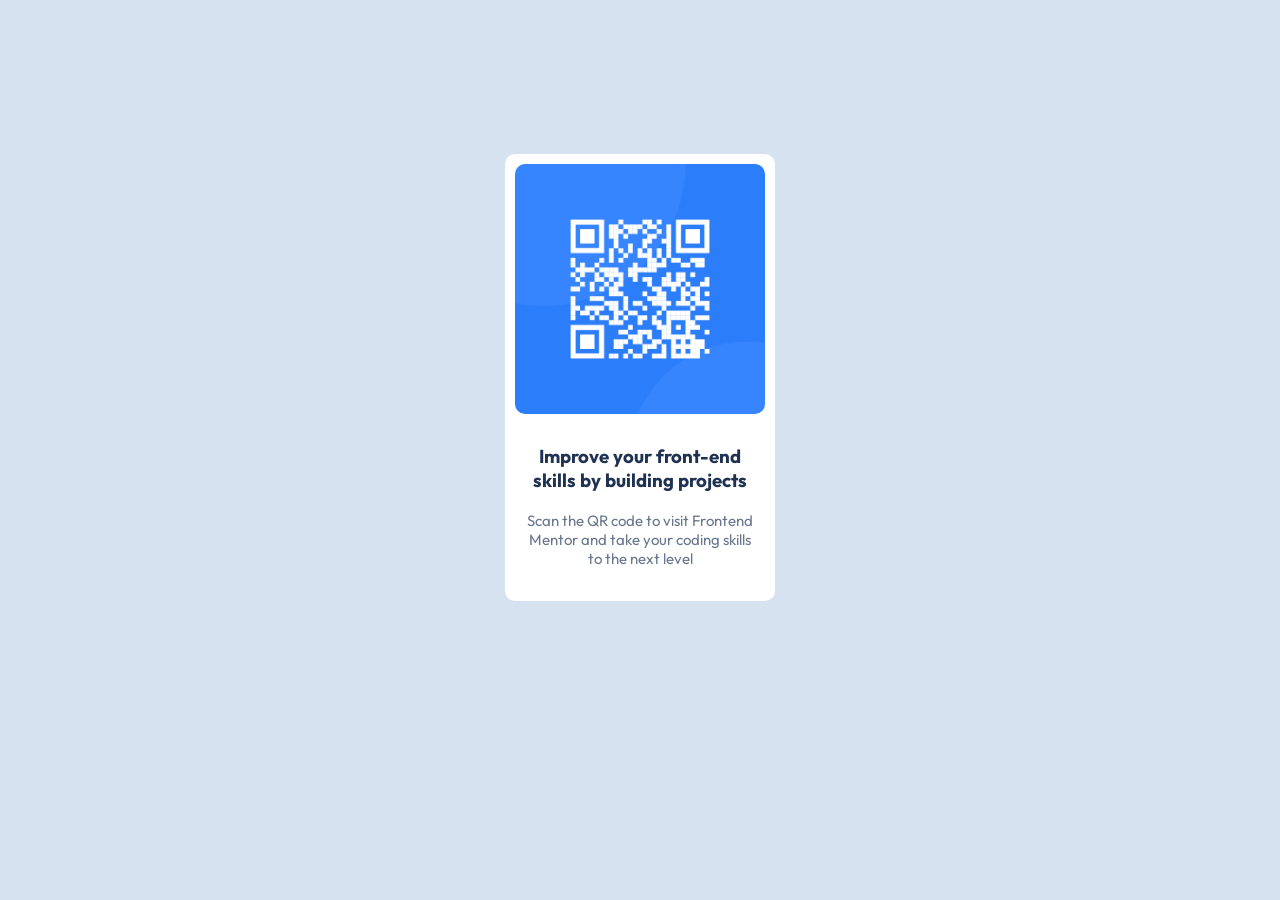
<file: html & css/qr-code/index.html>
<!DOCTYPE html>
<html lang="en">
<head>
  <meta charset="UTF-8">
  <meta name="viewport" content="width=device-width, initial-scale=1.0"> <!-- displays site properly based on user's device -->

  <link rel="icon" type="image/png" sizes="32x32" href="./images/favicon-32x32.png">
  <link rel="preconnect" href="https://fonts.googleapis.com">
  <link rel="preconnect" href="https://fonts.gstatic.com" crossorigin>
  <link href="https://fonts.googleapis.com/css2?family=Outfit:wght@100..900&display=swap" rel="stylesheet">
  <title>Frontend Mentor | QR code component</title>

  <!-- Feel free to remove these styles or customise in your own stylesheet 👍 -->
  <style>
    .attribution { font-size: 11px; text-align: center; }
    .attribution a { color: hsl(228, 45%, 44%); }


    body{
      display: flex;
      background-color: hsl(212, 45%, 89%);
      justify-content: center;
      margin-top: 12%;
      font-family: "Outfit", sans-serif;
    }
    .box{
      width: 250px;
      height: 100%;
      background-color: white;
      padding: 10px;
      border-radius: 10px;
    }

    img {
      max-width: 100%;
      border-radius: 10px;
    }
    .text{
      text-align: center;
      padding: 8px;
    }
    h3{
      font-weight: 700;
      color: hsl(218, 44%, 22%);
    }
    p{
      font-weight: 400;
      color: hsl(216, 15%, 48%);
      font-size: 15px;
    }
  </style>
</head>
<body>

  <div class="box">
    <img src="images/image-qr-code.png" alt="qr code">

    <div class="text">
      <h3>Improve your front-end skills by building projects</h3>

      <p>Scan the QR code to visit Frontend Mentor and take your coding skills to the next level</p>
    </div>
  </div>
  <!-- <div class="attribution">
    Challenge by <a href="https://www.frontendmentor.io?ref=challenge" target="_blank">Frontend Mentor</a>. 
    Coded by <a href="#">Your Name Here</a>.
  </div> -->
</body>
</html>
</file>
<file: style/main.css>
*{
    margin: 0;
    padding: 0;
    box-sizing: border-box;
}
body{
    font-family: sans-serif;
}
a{
    text-decoration: none;
}

ul {
    list-style: none;
}

.container{
    height: 100vh;
    padding: 10px;
}
.container h2{
    margin: 10px auto;
}

ul {
    display: flex;
    flex-wrap: wrap;
    gap: 15px;
}

ul li{
    height: 60px;
    width: 200px;
}

ul li a {
    display: flex;
    align-items: center;
    justify-content: center;
    height: 60px;
    width: 200px;
    padding: 10px;
    background-color: #b9bbc4;
    color: white;
    font-weight: 700;
    border-radius: 10px;
}
</file>
<file: html & css & js/article-preview-component-master/css/main.css>
*{
    padding: 0;
    margin: 0;
}
body {
    background-color: #edf2f8;
    height: 100vh;
    display: flex;
    flex-direction: column;
    justify-content: center;
    align-items: center;
}

.content{
    width: 70%;
    display: flex;
    height: 222px;
    margin-bottom: 20px;
    background-color: white;
    border-radius: 10px;
}
.image {
    overflow: hidden;
}
.image img {
    max-width: 100%;
}
.info {
    padding: 20px;
}

.data {
    display: flex;
    justify-content: space-between;
    align-items: center;
    padding-right: 30px;
    margin-top: 20px;
    height: 30px;
    position: relative;
}
.avatar {
    display: flex;
    justify-content: space-between;
    align-items: center;
}
.avatar .avatar-info h4{
    margin-bottom: 5px;
}
.avatar img {
    border-radius: 50%;
    width: 50px;
    margin-right: 10px;
}
.info p {
    color: #888;
}
.data svg {
    cursor: pointer;
}
.hidden-menu{
    position: absolute;
    background-color: #49556b;
    width: 200px;
    height: 40px;
    display: flex;
    justify-content: space-around;
    align-items: center;
    border-radius: 10px;
    right: -60px;
    top: -45px;
    z-index: 24;
    display: none;
}
.hidden-menu::before {
    content: "";
    position: absolute;
    border: 15px solid;
    border-color: #49556b transparent transparent;
    bottom: -23px;
}
.hidden-menu p {
    text-transform: uppercase;
    letter-spacing :5px;
    font-size: 14px;
}
</file>
<file: html & css & js/base-apparel-coming-soon-master/css/main.css>
*{
    padding: 0;
    margin: 0;
}

.content{
    display: flex;
    width: 800px;
    margin: 20px auto;
    height: 433px;
    background-color: bisque;
    border-radius: 15px;
    overflow: hidden;
}
.part1 {
    padding: 20px 40px;
}
.part1 , .part2 {
    width: 50%;
}
.p1{
    margin: 10px 0;
}
.p2{
    margin: 20px 0;
    letter-spacing: 10px;
    font-size: 33px;
    font-weight: bold;
}
.p3{
    line-height: 1.8;
    color: #888;
}
.p4{
    margin-top: 20px;
    position: relative;
    display: flex;
}
.p4 .err_message{
    position: absolute;
    text-transform: capitalize;
    bottom: -21px;
    left: 16px;
    color: red;
    display: none;
}
.p4 input{
    width: 90%;
    border-radius: 25px;
    outline: none;
    border: 1px solid #ddd;
    height: 50px;
    padding-left: 10px;
}
.p4 button{
    height: 52px;
    width: 25%;
    background-color: #ef9b99;
    border: none;
    border-radius: 25px;
    margin-left: -55px;
    cursor: pointer;
    transition: .3s;
}
.p4 button:hover {
    box-shadow: 0px 1px 8px -1px black;
}
.p4 > svg {
    position: absolute;
    right: 100px;
    top: 13px;
    display: none;
}
.part2 img {
    width: 100%;
}
</file>
<file: html & css & js/browser-extensions-manager-ui-main/css/main.css>
/* .attribution { font-size: 0.6875rem; text-align: center; }
.attribution a { color: hsl(228, 45%, 44%); } */


*{
    margin: 0;
    padding: 0;
    box-sizing: border-box;
    outline: none;
}

@font-face {
    font-family: 'Notesans'; 
    src: url('../assets/fonts/NotoSans-VariableFont_wdth\,wght.ttf') format('woff');
    font-weight: normal;
    font-style: normal;
}
.container{
    width: 85%;
    margin: auto;
}
@media (max-width:991px) {
    .container{
        width: 90%;
    }
}
@media (max-width:767px) {
    .container{
        width: 95%;
    }
}
@media (max-width:375px) {
    .container{
        width: 100%;
    }
}

body{
    font-family: "Notesans";
    background-image: linear-gradient(180deg, #EBF2FC 0%, #EEF8F9 100%);
    text-align: center;
}
body.dark{
    background-image: linear-gradient(180deg, #040918 0%, #091540 100%);
    color: white;
}
header{
    background-color: hsl(200, 60%, 99%);
    margin: 50px 0;
    border-radius: 10px;
    overflow: hidden;
    display: flex;
    justify-content: space-between;
    align-items: center;
    padding: 10px;
}

header .theme button{
    padding: 5px;
    border: none;
    border-radius: 6px;
    background-color: hsl(217, 61%, 90%);
    cursor: pointer;
}
header .theme button:hover{
    background-color: hsl(0, 0%, 78%);
}
nav{
    display: flex;
    justify-content: space-between;
    padding: 10px;
    margin-bottom: 30px;
}

@media (max-width:767px) {
    nav{
        flex-direction: column;
        align-items: center;
        text-align: center;
        gap: 20px;
    }
}
body nav h1{
    color :hsl(227, 75%, 14%);
}
body.dark nav h1{
    color :white;
}
.links{
    display: flex;
    gap: 10px;
}
nav .links button{
    font-size: 18px;
    padding: 10px 25px;
    border: none;
    background: white;
    border-radius: 20px;
    transition: .3s;
    cursor: pointer;
}

nav .links button:hover,
nav .links button.active{
    background-color: hsl(3, 71%, 56%);
    color: white;
}

.root{
    display: grid;
    grid-template-columns: repeat(auto-fill, minmax(320px, 1fr));
    gap: 15px;
    margin-bottom: 50px;
}
body .root .box{
    padding: 10px;
    border-radius: 10px;
    display: flex;
    flex-direction: column;
    gap: 30px;
    background-color: white;
    box-shadow: 0px 0px 17px -10px black;
}
body.dark .root .box{
    background-color: #1f2535;
}

.box .part1 ,
.box .part2 {
    display: flex;
}

.box .part1{
    display: flex;
    gap: 15px;
}
.box .part1 .info{
    text-align: start;
}
.box .part1 img{
    width: 60px;
    align-self: flex-start;
}
.box .part1 p{
    color: #888;
    margin-top: 5px;
}
.box .part2{
    padding: 10px;
    display: flex;
    justify-content: space-between;
    align-items: center;
}

.box .part2 button{
    padding: 5px 10px;
    width: fit-content;
    border-radius: 20px;
    background: transparent;
    border: 1px solid #ddd;
    padding: 9px;
    font-size: 16px;
    text-transform: capitalize;
    transition: .3s;
    color: hsl(225, 23%, 24%);
    cursor: pointer;
}
.box .part2 button:hover{
    background-color: hsl(3, 77%, 44%);
    color: white;
}

body.dark .box .part2 button{
    color: white;
}
body.dark .box .part2 button:hover{
    color: hsl(225, 23%, 24%);
}

.part2 > span {
    width: 50px;
    height: 26px;
    background-color: gray;
    border-radius: 15px;
    position: relative;
    transition: .3s;
}
.part2 > span.active{
    background-color: hsl(3, 71%, 56%);
}

.part2 span span{
    width: 20px;
    height: 20px;
    background-color: gray;
    border-radius: 15px;
    position: absolute;
    background-color: white;
    /* left: calc(60% - 3px); */
    top: 50%;
    transform: translateY(-50%);
    transition: .3s;
}
</file>
<file: html & css & js/faq-accordion-main/css/main.css>
@font-face {
    font-family: 'WorkSans';
    src: url('../assets/fonts/WorkSans-VariableFont_wght.ttf'); 
}
*{
    padding: 0;
    margin: 0;
}
body {
    font-family: 'WorkSans', sans-serif;
    position: relative;
    background-color: #f9eeff;
    min-height: 100vh;
}
.content {
    display: flex;
    justify-content: space-between;
    flex-direction: column;
    background-color: white;
    border-radius: 10px;
    width: 65%;
    padding: 20px;
    gap: 20px;
    margin: -200px auto 100px;
    position: relative;
}
.title {
    display: flex;
    align-items: center;
    justify-content: flex-start;
}
.title svg {
    width: 25px;
    margin-right: 10px;
}
.title h1 {
    font-size: 40px;
}
.box {
    display: flex;
    flex-direction: column;
    padding: 10px 10px 20px;
}
.box:not(:last-of-type) {
    border-bottom: 1px solid #eee;
}
.box .status {
    display: flex;
    justify-content: space-between;
    align-items: center;
    position: relative;
    gap: 20px;
}
.box .status svg {
    position: absolute;
    right: 0;
}
.box .status svg:nth-of-type(2){
    display: none;
}
.box .status h3{
    width: 80%;
}
.box .status h3 ,
.box .status svg {
    cursor: pointer;
}
.box .status h3:hover {
    transition: .3s;
    color :#ad28eb;
}
.box p {
    font-size: 15px;
    color: #888;
    margin-top: 20px;
    line-height: 1.7;
    display: none;
}
@media (max-width : 767px) {
    .box .status h3 {
        font-size: 17px;
    }
}
.attribution{
    text-align: center;
    margin-bottom: 10px;
}
</file>
<file: html & css & js/intro-component-with-signup-form-master/css/main.css>
*{
    padding: 0;
    margin: 0;
}

body {
    font-family: "Poppins", sans-serif;
    height: 100vh;
    background-image: url("../images/bg-intro-desktop.png");
    background-color: hsl(0, 100%, 74%) ;
    display: flex;
    flex-direction: column;
    align-items: center;
    justify-content: center;
}
.cont {
    display: flex;
    justify-content: space-around;
    align-items: center;
    width: 80%;
    margin-bottom: 20px;
}
.part1{
    width: 50%;
    color: white;
}
.part1 h1{
    font-size: 40px;
    margin-bottom: 25px;
}
.part1 p{
    font-size: 15px;
    line-height: 1.8;
}
.part2{
    display: flex;
    flex-direction: column;
    width: 50%;
}

.part2 .discount {
    background-color: hsl(248, 32%, 49%);
    margin-bottom: 20px;
    height: 50px;
    border-radius: 10px;
    color: white;
    display: flex;
    align-items: center;
    justify-content: center;
    font-weight: bold;
    font-size: 17px;
}
.part2 form {
    background-color: white;
    padding: 25px;
    display: flex;
    flex-direction: column;
    align-items: center;
    border-radius: 10px;
}
.part2 label {
    color :black;
    position: relative;
    width: 100%;
    display: none;
}
.part2 label svg{
    position: absolute;
    bottom: -38px;
    right: 21px;
}
.part2 label p{
    position: absolute;
    bottom: -63px;
    font-style: italic;
    right: 7px;
    font-size: 12px;
    color: hsl(0, 100%, 74%);
}
.part2 input{
    height: 45px;
    border-radius: 6px;
    outline: none;
    width: 95%;
    margin-bottom: 30px;
    padding-left: 10px;
    border: 1px solid #ddd;
}
.part2 button {
    background-color: hsl(154, 59%, 51%);
    border-radius: 6px;
    height: 45px;
    width: 95%;
    border: none;
    color: white;
    text-transform: uppercase;
    cursor: pointer;
}
.part2 form > p {
    margin-top: 10px;
    font-size: 10px;
    color: #888;
}
.part2 p span {
    color: red;
}

@media (max-width:375px) {
    body {
        background-image: url("../images/bg-intro-mobile.png");
    }
    .cont {
        flex-direction: column;
    }
    .part1 {
        text-align: center;
    }
    .part1 , .part2{
        width: 100%;
    }
    .part2 .discount {
        font-size: 12px;
    }
}
</file>
<file: html & css & js/ping-coming-soon-page-master/css/main.css>
*{
    padding: 0;
    margin: 0;
    outline: none;
}
body {
    font-family: "Libre Franklin", sans-serif;
}
.content {
    display: flex;
    justify-content: center;
    align-items: center;
    flex-direction: column;
    margin: 50px auto;
    width: 80%;
    text-align: center;
}

.content h1{
    margin-top: 20px;
}
.content h1 span {
    color: #888;
}
.content form{
    margin: 20px 0 40px;
    width: 100%;
    display: flex;
    align-items: center;
    justify-content: center;
    position: relative;
}
form label {
    position: absolute;
    left: 23%;
    bottom: -15px;
    font-style: italic;
    font-size: 13px;
    color: hsl(354, 100%, 66%);
    display: none;
}

form input:nth-of-type(1){
    width: 40%;
    height: 40px;
    margin-right: 10px;
    border-radius: 20px;
    border: 1px solid #ddd;
    padding-left: 10px;
}
form input:nth-of-type(2){
    width: 15%;
    height: 44px;
    border-radius: 20px;
    border: none;
    background-color: hsl(223, 87%, 63%);
    color: white;
    cursor: pointer;
}
.content img {
    max-width: 70%;
}
.p2{
    color: #888;
}
.social {
    display: flex;
    justify-content: space-between;
    align-items: center;
    gap: 10px;
    margin-bottom: 10px;
}
.social a{
    border-radius: 50%;
    width: 30px;
    height: 30px;
    display: flex;
    border: 1px solid #ddd;
    align-items: center;
    justify-content: center;
    text-decoration: none;
}
.social a:hover{
    background-color: hsl(223, 87%, 63%);
}
.social a:hover i{
    color: white;
}

@media (max-width : 375px) {
    form {
        flex-direction: column;
        gap: 25px;
    }
    form input:nth-of-type(1) ,
    form input:nth-of-type(2){
        width: 100%;
    }
    form label {
    position: absolute;
    left: 0%;
    bottom: 54px;
    }
}
</file>
